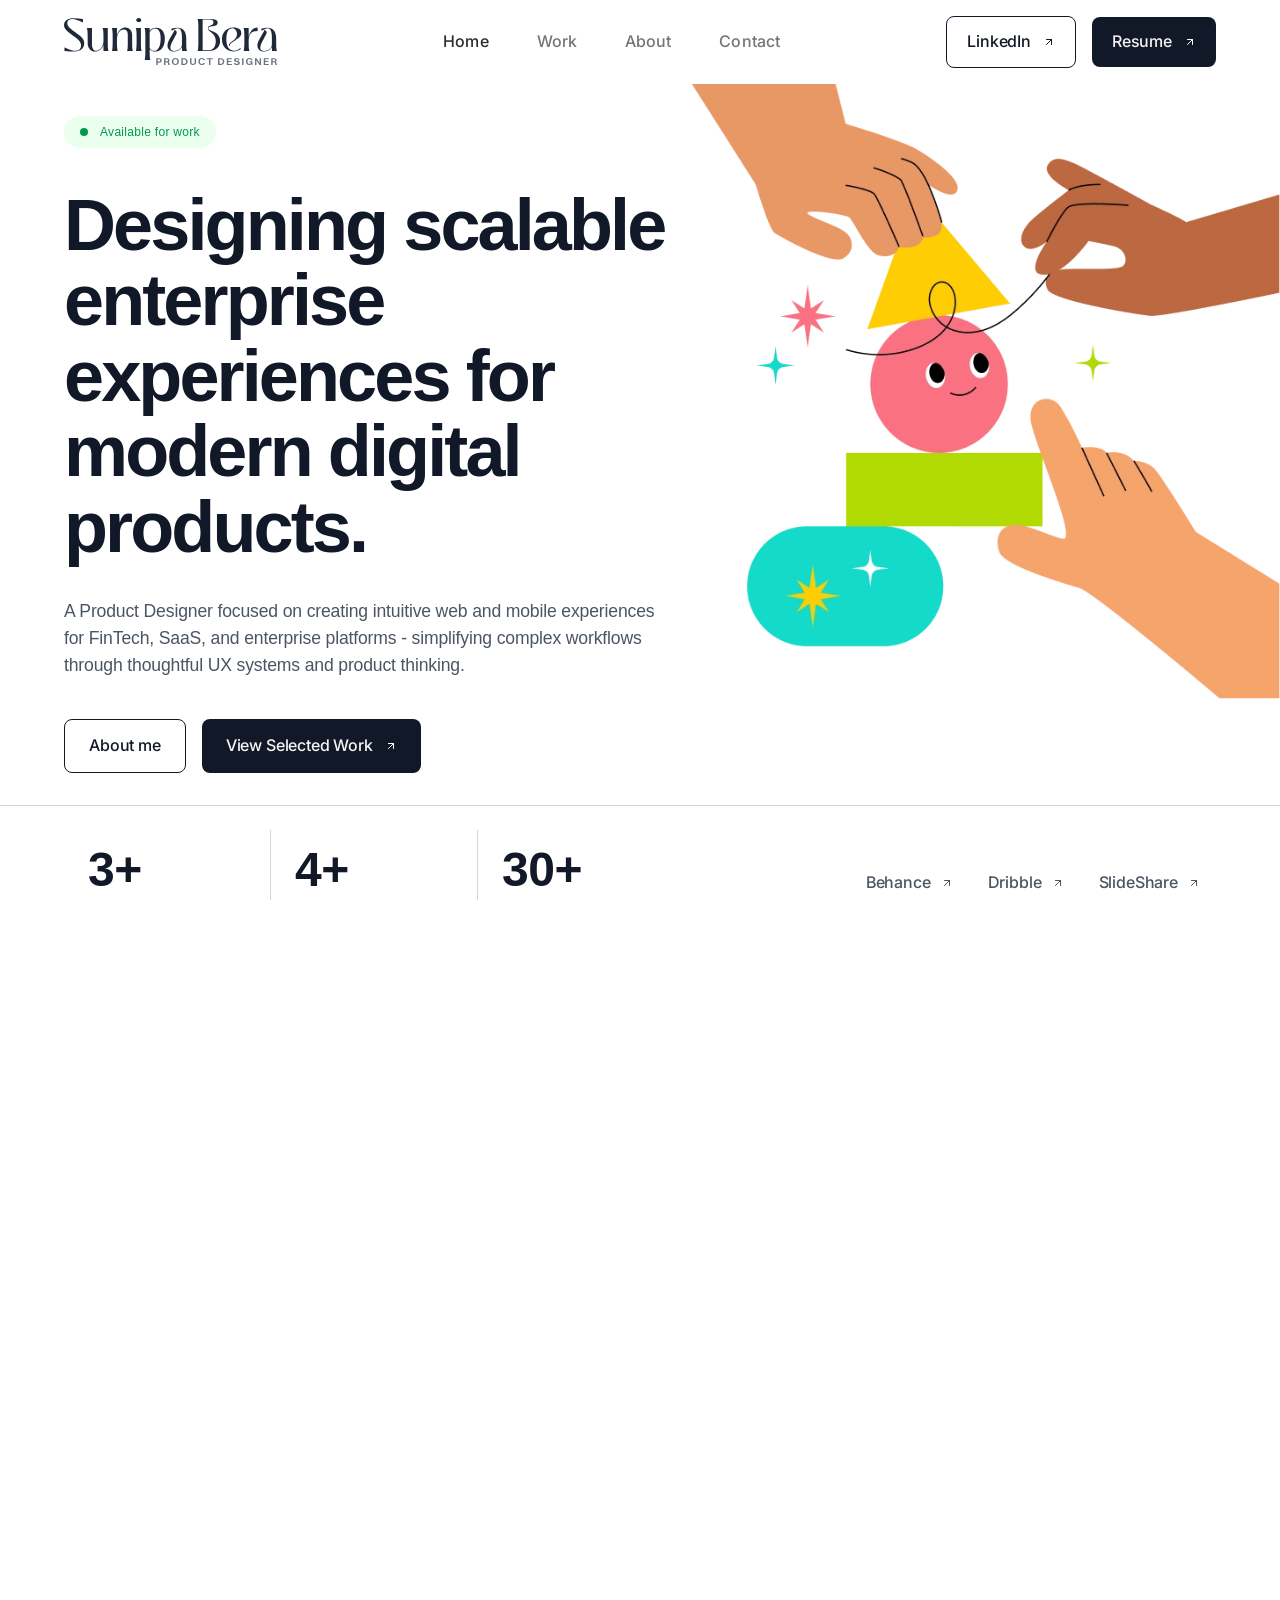
<file: index.html>
<!doctype html>
<html lang="en">
  <head>
    <meta charset="UTF-8" />
    <meta name="viewport" content="width=device-width, initial-scale=1.0" />
    <meta name="theme-color" content="#ffffff" />

    <title>
      Sunipa Bera | Product Designer, UI UX Designer | FinTech, SaaS &
      Enterprise UX
    </title>

    <meta
      name="description"
      content="Sunipa Bera is a Product Designer and UI UX Designer specializing in FinTech, SaaS, Enterprise UX, Design Systems, Mobile Apps and Web Applications. Available for projects across Mumbai, Pune, Bangalore, Hyderabad, Delhi, Nashik and Pan India."
    />

    <meta
      name="keywords"
      content="Product Designer, UI UX Designer, UX Designer India, Product Designer India, UI Designer India, FinTech Designer, SaaS Designer, Enterprise UX Designer, Mobile App Designer, Dashboard Designer, Design Systems Designer, Product Designer Mumbai, UI UX Designer Mumbai, Product Designer Pune, UI UX Designer Pune, Product Designer Bangalore, UI UX Designer Bangalore, Product Designer Hyderabad, UI UX Designer Hyderabad, Product Designer Delhi, UI UX Designer Delhi, Product Designer Nashik, UI UX Designer Nashik"
    />

    <meta name="robots" content="index, follow, max-image-preview:large" />
    <meta name="author" content="Sunipa Bera" />

    <link rel="canonical" href="https://sunipabera.com/" />

    <!-- Geo -->
    <meta name="geo.region" content="IN" />
    <meta name="geo.placename" content="India" />
    <meta name="ICBM" content="20.5937,78.9629" />

    <!-- Open Graph -->
    <meta property="og:type" content="website" />
    <meta property="og:locale" content="en_IN" />
    <meta property="og:site_name" content="Sunipa Bera - Product Designer" />

    <meta
      property="og:title"
      content="Sunipa Bera | Product Designer & UI UX Designer"
    />

    <meta
      property="og:description"
      content="Product Designer specializing in FinTech, SaaS and Enterprise UX. Serving startups and businesses across Mumbai, Pune, Bangalore, Hyderabad, Delhi, Nashik and Pan India."
    />

    <meta property="og:url" content="https://sunipabera.com/" />
    <meta property="og:image" content="https://sunipabera.com/og-image.jpg" />
    <meta property="og:image:width" content="1200" />
    <meta property="og:image:height" content="630" />

    <!-- Twitter -->
    <meta name="twitter:card" content="summary_large_image" />

    <meta
      name="twitter:title"
      content="Sunipa Bera | Product Designer & UI UX Designer"
    />

    <meta
      name="twitter:description"
      content="FinTech, SaaS and Enterprise UX Designer serving Mumbai, Pune, Bangalore, Hyderabad, Delhi, Nashik and clients across India."
    />

    <meta name="twitter:image" content="https://sunipabera.com/og-image.jpg" />

    <!-- Structured Data -->
    <script type="application/ld+json">
      {
        "@context": "https://schema.org",
        "@type": "Person",
        "name": "Sunipa Bera",
        "url": "https://sunipabera.com",
        "jobTitle": "Product Designer",
        "description": "Product Designer specializing in FinTech, SaaS, Enterprise UX, Mobile Applications and Design Systems.",
        "knowsAbout": [
          "Product Design",
          "UI Design",
          "UX Design",
          "FinTech Design",
          "Enterprise UX",
          "SaaS Design",
          "Design Systems",
          "Mobile App Design",
          "Dashboard Design"
        ],
        "areaServed": [
          {
            "@type": "City",
            "name": "Mumbai"
          },
          {
            "@type": "City",
            "name": "Pune"
          },
          {
            "@type": "City",
            "name": "Bangalore"
          },
          {
            "@type": "City",
            "name": "Hyderabad"
          },
          {
            "@type": "City",
            "name": "Delhi"
          },
          {
            "@type": "City",
            "name": "Nashik"
          },
          {
            "@type": "Country",
            "name": "India"
          }
        ]
      }
    </script>
    <!-- Google tag (gtag.js) -->
    <script
      async
      src="https://www.googletagmanager.com/gtag/js?id=G-HERPLGFB6H"
    ></script>
    <script>
      window.dataLayer = window.dataLayer || [];
      function gtag() {
        dataLayer.push(arguments);
      }
      gtag("js", new Date());

      gtag("config", "G-HERPLGFB6H");
    </script>

    <link rel="preconnect" href="https://api.fontshare.com" crossorigin />
    <link rel="preconnect" href="https://fonts.googleapis.com" />
    <link rel="preconnect" href="https://fonts.gstatic.com" crossorigin />
    <style>
      html,
      body {
        height: 100%;
        margin: 0;
      }
      #root {
        height: 100%;
      }
    </style>
    <script type="module" crossorigin src="./assets/rolldown-runtime-Bh1tDfsg.js"></script>
    <script type="module" crossorigin src="./assets/vendor-icons-DxNvEFqe.js"></script>
    <script type="module" crossorigin src="./assets/vendor-react-AooK4cTO.js"></script>
    <script type="module" crossorigin src="./assets/Contact-DmYFXX-T.js"></script>
    <script type="module" crossorigin src="./assets/main-CzWzPYh7.js"></script>
    <link rel="stylesheet" crossorigin href="./assets/main-DxAyqvjg.css">
  </head>
  <body>
    <div id="root"></div>
  </body>
</html>
</file>
<file: assets/main-DxAyqvjg.css>
@import "https://api.fontshare.com/v2/css?f[]=switzer@100,200,300,400,500,600,700,800,900&display=swap";@import "https://fonts.googleapis.com/css2?family=Inter:wght@400;500;600&family=Great+Vibes&display=swap";@layer components;@layer properties{@supports (((-webkit-hyphens:none)) and (not (margin-trim:inline))) or ((-moz-orient:inline) and (not (color:rgb(from red r g b)))){*,:before,:after{--tw-rotate-x:initial;--tw-rotate-y:initial;--tw-rotate-z:initial;--tw-skew-x:initial;--tw-skew-y:initial;--tw-divide-x-reverse:0;--tw-border-style:solid;--tw-leading:initial;--tw-font-weight:initial;--tw-tracking:initial;--tw-shadow:0 0 #0000;--tw-shadow-color:initial;--tw-shadow-alpha:100%;--tw-inset-shadow:0 0 #0000;--tw-inset-shadow-color:initial;--tw-inset-shadow-alpha:100%;--tw-ring-color:initial;--tw-ring-shadow:0 0 #0000;--tw-inset-ring-color:initial;--tw-inset-ring-shadow:0 0 #0000;--tw-ring-inset:initial;--tw-ring-offset-width:0px;--tw-ring-offset-color:#fff;--tw-ring-offset-shadow:0 0 #0000;--tw-blur:initial;--tw-brightness:initial;--tw-contrast:initial;--tw-grayscale:initial;--tw-hue-rotate:initial;--tw-invert:initial;--tw-opacity:initial;--tw-saturate:initial;--tw-sepia:initial;--tw-drop-shadow:initial;--tw-drop-shadow-color:initial;--tw-drop-shadow-alpha:100%;--tw-drop-shadow-size:initial;--tw-duration:initial;--tw-outline-style:solid;--tw-scale-x:1;--tw-scale-y:1;--tw-scale-z:1}::backdrop{--tw-rotate-x:initial;--tw-rotate-y:initial;--tw-rotate-z:initial;--tw-skew-x:initial;--tw-skew-y:initial;--tw-divide-x-reverse:0;--tw-border-style:solid;--tw-leading:initial;--tw-font-weight:initial;--tw-tracking:initial;--tw-shadow:0 0 #0000;--tw-shadow-color:initial;--tw-shadow-alpha:100%;--tw-inset-shadow:0 0 #0000;--tw-inset-shadow-color:initial;--tw-inset-shadow-alpha:100%;--tw-ring-color:initial;--tw-ring-shadow:0 0 #0000;--tw-inset-ring-color:initial;--tw-inset-ring-shadow:0 0 #0000;--tw-ring-inset:initial;--tw-ring-offset-width:0px;--tw-ring-offset-color:#fff;--tw-ring-offset-shadow:0 0 #0000;--tw-blur:initial;--tw-brightness:initial;--tw-contrast:initial;--tw-grayscale:initial;--tw-hue-rotate:initial;--tw-invert:initial;--tw-opacity:initial;--tw-saturate:initial;--tw-sepia:initial;--tw-drop-shadow:initial;--tw-drop-shadow-color:initial;--tw-drop-shadow-alpha:100%;--tw-drop-shadow-size:initial;--tw-duration:initial;--tw-outline-style:solid;--tw-scale-x:1;--tw-scale-y:1;--tw-scale-z:1}}}@layer base{:root{--font-switzer:"Switzer", sans-serif;--font-inter:"Inter", sans-serif;--font-script:"Great Vibes", cursive}body{font-family:var(--font-switzer)}*,:after,:before{box-sizing:border-box;border:0 solid;margin:0;padding:0}::backdrop{box-sizing:border-box;border:0 solid;margin:0;padding:0}::-webkit-file-upload-button{box-sizing:border-box;border:0 solid;margin:0;padding:0}::file-selector-button{box-sizing:border-box;border:0 solid;margin:0;padding:0}html,:host{-webkit-text-size-adjust:100%;-moz-tab-size:4;tab-size:4;line-height:1.5;font-family:var(--default-font-family,ui-sans-serif, system-ui, sans-serif, "Apple Color Emoji", "Segoe UI Emoji", "Segoe UI Symbol", "Noto Color Emoji");font-feature-settings:var(--default-font-feature-settings,normal);font-variation-settings:var(--default-font-variation-settings,normal);-webkit-tap-highlight-color:transparent}hr{height:0;color:inherit;border-top-width:1px}abbr:where([title]){-webkit-text-decoration:underline dotted;text-decoration:underline dotted}h1,h2,h3,h4,h5,h6{font-size:inherit;font-weight:inherit}a{color:inherit;-webkit-text-decoration:inherit;-webkit-text-decoration:inherit;-webkit-text-decoration:inherit;-webkit-text-decoration:inherit;text-decoration:inherit}b,strong{font-weight:bolder}code,kbd,samp,pre{font-family:var(--default-mono-font-family,ui-monospace, SFMono-Regular, Menlo, Monaco, Consolas, "Liberation Mono", "Courier New", monospace);font-feature-settings:var(--default-mono-font-feature-settings,normal);font-variation-settings:var(--default-mono-font-variation-settings,normal);font-size:1em}small{font-size:80%}sub,sup{vertical-align:baseline;font-size:75%;line-height:0;position:relative}sub{bottom:-.25em}sup{top:-.5em}table{text-indent:0;border-color:inherit;border-collapse:collapse}:-moz-focusring{outline:auto}progress{vertical-align:baseline}summary{display:list-item}ol,ul,menu{list-style:none}img,svg,video,canvas,audio,iframe,embed,object{vertical-align:middle;display:block}img,video{max-width:100%;height:auto}button,input,select,optgroup,textarea{font:inherit;font-feature-settings:inherit;font-variation-settings:inherit;letter-spacing:inherit;color:inherit;opacity:1;background-color:#0000;border-radius:0}::-webkit-file-upload-button{font:inherit;font-feature-settings:inherit;font-variation-settings:inherit;letter-spacing:inherit;color:inherit;opacity:1;background-color:#0000;border-radius:0}::file-selector-button{font:inherit;font-feature-settings:inherit;font-variation-settings:inherit;letter-spacing:inherit;color:inherit;opacity:1;background-color:#0000;border-radius:0}:where(select:-webkit-any([multiple],[size])) optgroup{font-weight:bolder}:where(select:is([multiple],[size])) optgroup{font-weight:bolder}:where(select:-webkit-any([multiple],[size])) optgroup option{padding-inline-start:20px}:where(select:is([multiple],[size])) optgroup option{padding-inline-start:20px}::-webkit-file-upload-button{margin-inline-end:4px}::file-selector-button{margin-inline-end:4px}::placeholder{opacity:1}@supports (not ((-webkit-appearance:-apple-pay-button))) or (contain-intrinsic-size:1px){::placeholder{color:currentColor}@supports (color:color-mix(in lab, red, red)){::placeholder{color:color-mix(in oklab, currentcolor 50%, transparent)}}}textarea{resize:vertical}::-webkit-search-decoration{-webkit-appearance:none}::-webkit-date-and-time-value{min-height:1lh;text-align:inherit}::-webkit-datetime-edit{display:inline-flex}::-webkit-datetime-edit-fields-wrapper{padding:0}::-webkit-datetime-edit{padding-block-start:0;padding-block-end:0}::-webkit-datetime-edit-year-field{padding-block-start:0;padding-block-end:0}::-webkit-datetime-edit-month-field{padding-block-start:0;padding-block-end:0}::-webkit-datetime-edit-day-field{padding-block-start:0;padding-block-end:0}::-webkit-datetime-edit-hour-field{padding-block-start:0;padding-block-end:0}::-webkit-datetime-edit-minute-field{padding-block-start:0;padding-block-end:0}::-webkit-datetime-edit-second-field{padding-block-start:0;padding-block-end:0}::-webkit-datetime-edit-millisecond-field{padding-block-start:0;padding-block-end:0}::-webkit-datetime-edit-meridiem-field{padding-block-start:0;padding-block-end:0}::-webkit-calendar-picker-indicator{line-height:1}:-moz-ui-invalid{box-shadow:none}button{-webkit-appearance:button;appearance:button}input:where([type=button],[type=reset],[type=submit]){-webkit-appearance:button;appearance:button}::-webkit-file-upload-button{-webkit-appearance:button;appearance:button}::file-selector-button{-webkit-appearance:button;appearance:button}::-webkit-inner-spin-button{height:auto}::-webkit-outer-spin-button{height:auto}[hidden]:where(:not([hidden=until-found])){display:none!important}*{border-color:var(--border)}html{font-size:var(--font-size);scroll-behavior:smooth;scroll-padding-top:96px;overflow-x:hidden}body{background-color:var(--background);color:var(--foreground);font-family:var(--font-switzer);font-size:var(--text-body);line-height:var(--leading-body);letter-spacing:-.01em;text-rendering:optimizelegibility;-webkit-font-smoothing:antialiased;overflow-x:hidden}p{text-wrap:pretty;overflow-wrap:anywhere;max-width:none;margin:0}h1,h2,h3,h4{letter-spacing:-.04em;font-family:var(--font-switzer)}h1{font-size:var(--text-h1);line-height:var(--leading-h1)}h2{font-size:var(--text-h2);line-height:var(--leading-h2)}h3{font-size:var(--text-h3);line-height:var(--leading-h3)}:focus{outline:none}:focus-visible{outline-offset:2px;outline:2px solid #111827}.sr-only{clip:rect(0, 0, 0, 0);white-space:nowrap;border-width:0;width:1px;height:1px;margin:-1px;padding:0;position:absolute;overflow:hidden}.sr-only:focus,.sr-only:active,.focus\:not-sr-only:focus{clip:auto;white-space:normal;width:auto;height:auto;margin:0;position:static;overflow:visible}}@layer theme{:root,:host{--font-mono:ui-monospace, SFMono-Regular, Menlo, Monaco, Consolas, "Liberation Mono", "Courier New", monospace;--color-gray-50:#f9fafb;--color-gray-100:#f3f4f6;--color-white:#fff;--spacing:.25rem;--text-sm:.875rem;--text-sm--line-height:calc(1.25 / .875);--font-weight-semibold:600;--radius-sm:.25rem;--radius-md:.375rem;--radius-lg:.5rem;--radius-2xl:1rem;--radius-3xl:1.5rem;--default-transition-duration:.15s;--default-transition-timing-function:cubic-bezier(.4, 0, .2, 1);--default-font-family:var(--font-switzer);--default-mono-font-family:var(--font-mono);--text-h1:clamp(1.75rem, 1.2rem + 1.6vw, 3.25rem);--text-h2:clamp(1.375rem, 1rem + 1.2vw, 2.5rem);--text-h3:clamp(1.125rem, 1rem + .6vw, 1.75rem);--text-body:clamp(.94rem, .92rem + .1vw, 1.125rem);--leading-h1:1.08;--leading-h2:1.12;--leading-h3:1.18;--leading-body:1.6}@supports (color:color(display-p3 0 0 0)){:root,:host{--color-gray-50:color(display-p3 .977213 .98084 .985102);--color-gray-100:color(display-p3 .953567 .956796 .964321)}}@supports (color:lab(0% 0 0)){:root,:host{--color-gray-50:lab(98.2596% -.247031 -.706708);--color-gray-100:lab(96.1596% -.082314 -1.13575)}}}@layer utilities{.pointer-events-none{pointer-events:none}.visible{visibility:visible}.sr-only{clip-path:inset(50%);white-space:nowrap;border-width:0;width:1px;height:1px;margin:-1px;padding:0;position:absolute;overflow:hidden}.absolute{position:absolute}.fixed{position:fixed}.relative{position:relative}.static{position:static}.sticky{position:sticky}.inset-0{top:0;bottom:0;left:0;right:0}.inset-\[-1px_0_0_0\]{top:-1px;bottom:0;left:0;right:0}.inset-\[5\.21\%\]{top:5.21%;bottom:5.21%;left:5.21%;right:5.21%}.inset-\[33\.1\%_25\.25\%\]{top:33.1%;bottom:33.1%;left:25.25%;right:25.25%}.inset-y-0{top:0;bottom:0}.-top-\[4px\]{top:-4px}.top-0{top:0}.top-\[33px\]{top:33px}.top-\[72px\]{top:72px}.top-\[88px\]{top:88px}.-right-\[4px\]{right:-4px}.right-0{right:0}.-left-\[3px\]{left:-3px}.-left-\[4px\]{left:-4px}.z-0{z-index:0}.z-10{z-index:10}.z-30{z-index:30}.z-50{z-index:50}.container{width:100%}@media (min-width:40rem){.container{max-width:40rem}}@media (min-width:48rem){.container{max-width:48rem}}@media (min-width:64rem){.container{max-width:64rem}}@media (min-width:80rem){.container{max-width:80rem}}@media (min-width:96rem){.container{max-width:96rem}}.mx-8{margin-inline:calc(var(--spacing) * 8)}.mx-auto{margin-inline-start:auto;margin-inline-end:auto}.my-4{margin-block:calc(var(--spacing) * 4)}.my-8{margin-block:calc(var(--spacing) * 8)}.-mt-3{margin-top:calc(var(--spacing) * -3)}.mt-3{margin-top:calc(var(--spacing) * 3)}.mt-4{margin-top:calc(var(--spacing) * 4)}.mt-\[-2px\]{margin-top:-2px}.mt-\[-4px\]{margin-top:-4px}.mt-auto{margin-top:auto}.mb-0{margin-bottom:0}.mb-1{margin-bottom:var(--spacing)}.mb-4{margin-bottom:calc(var(--spacing) * 4)}.mb-8{margin-bottom:calc(var(--spacing) * 8)}.mb-10{margin-bottom:calc(var(--spacing) * 10)}.mb-12{margin-bottom:calc(var(--spacing) * 12)}.ml-1{margin-left:var(--spacing)}.ml-2{margin-left:calc(var(--spacing) * 2)}.block{display:block}.contents{display:contents}.flex{display:flex}.grid{display:grid}.hidden{display:none}.inline{display:inline}.inline-flex{display:inline-flex}.table{display:table}.aspect-\[4\/3\]{aspect-ratio:4/3}.size-2{width:calc(var(--spacing) * 2);height:calc(var(--spacing) * 2)}.size-2\.5{width:calc(var(--spacing) * 2.5);height:calc(var(--spacing) * 2.5)}.size-6{width:calc(var(--spacing) * 6);height:calc(var(--spacing) * 6)}.size-\[24px\]{width:24px;height:24px}.size-full{width:100%;height:100%}.h-0{height:0}.h-4{height:calc(var(--spacing) * 4)}.h-6{height:calc(var(--spacing) * 6)}.h-9{height:calc(var(--spacing) * 9)}.h-10{height:calc(var(--spacing) * 10)}.h-auto{height:auto}.h-full{height:100%}.h-px{height:1px}.max-h-\[calc\(100vh-104px\)\]{max-height:calc(100vh - 104px)}.min-h-\[280px\]{min-height:280px}.min-h-screen{min-height:100vh}.w-0{width:0}.w-9{width:calc(var(--spacing) * 9)}.w-10{width:calc(var(--spacing) * 10)}.w-56{width:calc(var(--spacing) * 56)}.w-\[30\%\]{width:30%}.w-\[38\%\]{width:38%}.w-\[40\%\]{width:40%}.w-\[220px\]{width:220px}.w-auto{width:auto}.w-fit{width:-moz-fit-content;width:fit-content}.w-full{width:100%}.w-px{width:1px}.max-w-\[300px\]{max-width:300px}.max-w-\[420px\]{max-width:420px}.max-w-\[600px\]{max-width:600px}.max-w-\[680px\]{max-width:680px}.max-w-\[1760px\]{max-width:1760px}.max-w-full{max-width:100%}.max-w-none{max-width:none}.min-w-0{min-width:0}.min-w-\[104px\]{min-width:104px}.min-w-\[240px\]{min-width:240px}.min-w-\[600px\]{min-width:600px}.flex-1{flex:1}.flex-none{flex:none}.shrink-0{flex-shrink:0}.basis-full{flex-basis:100%}.transform{transform:var(--tw-rotate-x,) var(--tw-rotate-y,) var(--tw-rotate-z,) var(--tw-skew-x,) var(--tw-skew-y,)}.cursor-pointer{cursor:pointer}.resize{resize:both}.scrollbar-thin{scrollbar-width:thin}.grid-cols-1{grid-template-columns:repeat(1,minmax(0,1fr))}.grid-cols-2{grid-template-columns:repeat(2,minmax(0,1fr))}.grid-cols-3{grid-template-columns:repeat(3,minmax(0,1fr))}.grid-cols-\[1fr_auto_1fr\]{grid-template-columns:1fr auto 1fr}.flex-col{flex-direction:column}.flex-col-reverse{flex-direction:column-reverse}.flex-nowrap{flex-wrap:nowrap}.flex-wrap{flex-wrap:wrap}.items-center{align-items:center}.items-start{align-items:flex-start}.items-stretch{align-items:stretch}.justify-between{justify-content:space-between}.justify-center{justify-content:center}.justify-start{justify-content:flex-start}.gap-0{gap:0}.gap-1{gap:var(--spacing)}.gap-1\.5{gap:calc(var(--spacing) * 1.5)}.gap-2{gap:calc(var(--spacing) * 2)}.gap-3{gap:calc(var(--spacing) * 3)}.gap-4{gap:calc(var(--spacing) * 4)}.gap-6{gap:calc(var(--spacing) * 6)}.gap-8{gap:calc(var(--spacing) * 8)}.gap-10{gap:calc(var(--spacing) * 10)}.gap-12{gap:calc(var(--spacing) * 12)}.gap-14{gap:calc(var(--spacing) * 14)}.gap-16{gap:calc(var(--spacing) * 16)}.gap-20{gap:calc(var(--spacing) * 20)}.gap-\[8px\]{gap:8px}.gap-\[32px\]{gap:32px}.gap-\[48px\]{gap:48px}.gap-px{gap:1px}.gap-x-6{column-gap:calc(var(--spacing) * 6)}.gap-x-8{column-gap:calc(var(--spacing) * 8)}.gap-y-6{row-gap:calc(var(--spacing) * 6)}:where(.divide-x>:not(:last-child)){--tw-divide-x-reverse:0;border-inline-style:var(--tw-border-style);border-inline-start-width:calc(1px * var(--tw-divide-x-reverse));border-inline-end-width:calc(1px * calc(1 - var(--tw-divide-x-reverse)))}:where(.divide-\[\#d1d5db\]>:not(:last-child)){border-color:#d1d5db}.self-start{align-self:flex-start}.self-stretch{align-self:stretch}.truncate{text-overflow:ellipsis;white-space:nowrap;overflow:hidden}.overflow-hidden{overflow:hidden}.overflow-visible{overflow:visible}.overflow-x-auto{overflow-x:auto}.overflow-y-auto{overflow-y:auto}.scroll-smooth{scroll-behavior:smooth}.rounded{border-radius:.25rem}.rounded-2xl{border-radius:var(--radius-2xl)}.rounded-3xl{border-radius:var(--radius-3xl)}.rounded-\[8px\]{border-radius:8px}.rounded-full{border-radius:3.40282e38px}.rounded-lg{border-radius:var(--radius-lg)}.rounded-md{border-radius:var(--radius-md)}.rounded-none{border-radius:0}.rounded-sm{border-radius:var(--radius-sm)}.rounded-l-full{border-top-left-radius:3.40282e38px;border-bottom-left-radius:3.40282e38px}.rounded-l-lg{border-top-left-radius:var(--radius-lg);border-bottom-left-radius:var(--radius-lg)}.rounded-r-full{border-top-right-radius:3.40282e38px;border-bottom-right-radius:3.40282e38px}.rounded-r-lg{border-top-right-radius:var(--radius-lg);border-bottom-right-radius:var(--radius-lg)}.border{border-style:var(--tw-border-style);border-width:1px}.border-t{border-top-style:var(--tw-border-style);border-top-width:1px}.border-r{border-right-style:var(--tw-border-style);border-right-width:1px}.border-b{border-bottom-style:var(--tw-border-style);border-bottom-width:1px}.border-l{border-left-style:var(--tw-border-style);border-left-width:1px}.border-l-4{border-left-style:var(--tw-border-style);border-left-width:4px}.border-\[\#6b7280\]{border-color:#6b7280}.border-\[\#111827\]{border-color:#111827}.border-\[\#374151\]{border-color:#374151}.border-\[\#D1D5DB\]{border-color:#d1d5db}.border-\[\#E5E7EB\],.border-\[\#e5e7eb\]{border-color:#e5e7eb}.bg-\[\#9CA3AF\],.bg-\[\#9ca3af\]{background-color:#9ca3af}.bg-\[\#009951\]{background-color:#009951}.bg-\[\#111827\]{background-color:#111827}.bg-\[\#D1D5DB\]{background-color:#d1d5db}.bg-\[\#E5E7EB\]{background-color:#e5e7eb}.bg-\[\#dbf976\]{background-color:#dbf976}.bg-\[\#e5e7eb\]{background-color:#e5e7eb}.bg-\[\#ebffee\]{background-color:#ebffee}.bg-\[\#f3f4f6\]{background-color:#f3f4f6}.bg-\[\#f9fafb\]{background-color:#f9fafb}.bg-\[\#ffbbd0\]{background-color:#ffbbd0}.bg-\[rgba\(0\,0\,0\,0\.06\)\]{background-color:#0000000f}.bg-white{background-color:var(--color-white)}.bg-white\/95{background-color:#fffffff2}@supports (color:color-mix(in lab, red, red)){.bg-white\/95{background-color:color-mix(in oklab, var(--color-white) 95%, transparent)}}.object-contain{object-fit:contain}.object-right{object-position:right}.p-0{padding:0}.p-2{padding:calc(var(--spacing) * 2)}.p-6{padding:calc(var(--spacing) * 6)}.px-0{padding-inline-start:0;padding-inline-end:0}.px-1{padding-inline:var(--spacing)}.px-2{padding-inline:calc(var(--spacing) * 2)}.px-3{padding-inline:calc(var(--spacing) * 3)}.px-4{padding-inline:calc(var(--spacing) * 4)}.px-5{padding-inline:calc(var(--spacing) * 5)}.px-6{padding-inline:calc(var(--spacing) * 6)}.px-\[16px\]{padding-inline-start:16px;padding-inline-end:16px}.py-1{padding-block:var(--spacing)}.py-1\.5{padding-block:calc(var(--spacing) * 1.5)}.py-2{padding-block:calc(var(--spacing) * 2)}.py-3{padding-block:calc(var(--spacing) * 3)}.py-4{padding-block:calc(var(--spacing) * 4)}.py-6{padding-block:calc(var(--spacing) * 6)}.py-10{padding-block:calc(var(--spacing) * 10)}.py-12{padding-block:calc(var(--spacing) * 12)}.py-16{padding-block:calc(var(--spacing) * 16)}.py-\[8px\]{padding-block-start:8px;padding-block-end:8px}.pt-3{padding-top:calc(var(--spacing) * 3)}.pr-1{padding-right:var(--spacing)}.pr-2{padding-right:calc(var(--spacing) * 2)}.pr-4{padding-right:calc(var(--spacing) * 4)}.pr-6{padding-right:calc(var(--spacing) * 6)}.pb-1{padding-bottom:var(--spacing)}.pb-4{padding-bottom:calc(var(--spacing) * 4)}.pb-6{padding-bottom:calc(var(--spacing) * 6)}.pl-4{padding-left:calc(var(--spacing) * 4)}.pl-6{padding-left:calc(var(--spacing) * 6)}.pl-8{padding-left:calc(var(--spacing) * 8)}.text-center{text-align:center}.text-left{text-align:left}.text-right{text-align:right}.text-sm{font-size:var(--text-sm);line-height:var(--tw-leading,var(--text-sm--line-height))}.text-\[10px\]{font-size:10px}.text-\[14px\]{font-size:14px}.text-\[clamp\(0\.95rem\,1\.8vw\,1\.25rem\)\]{font-size:clamp(.95rem,1.8vw,1.25rem)}.text-\[clamp\(0\.95rem\,1\.8vw\,1\.125rem\)\]{font-size:clamp(.95rem,1.8vw,1.125rem)}.text-\[clamp\(0\.95rem\,2vw\,1\.1rem\)\]{font-size:clamp(.95rem,2vw,1.1rem)}.text-\[clamp\(1\.1rem\,2vw\,1\.5rem\)\]{font-size:clamp(1.1rem,2vw,1.5rem)}.text-\[clamp\(2\.2rem\,7vw\,4\.5rem\)\]{font-size:clamp(2.2rem,7vw,4.5rem)}.text-body{font-size:clamp(.94rem,.92rem + .1vw,1.125rem)}.text-body-lg{font-size:clamp(1rem,.95rem + .15vw,1.25rem)}.text-body-sm{font-size:clamp(.75rem,.72rem + .1vw,.95rem)}.text-button{font-size:clamp(.875rem,.85rem + .1vw,1rem)}.text-caption{font-size:.75rem}.text-display-xl{font-size:clamp(2.25rem,1.8rem + 1.8vw,4.5rem)}.text-h1{font-size:clamp(1.75rem,1.2rem + 1.6vw,3.25rem)}.text-h2{font-size:clamp(1.375rem,1rem + 1.2vw,2.5rem)}.text-h3{font-size:clamp(1.125rem,1rem + .6vw,1.75rem)}.leading-body-lg{--tw-leading:1.55;line-height:1.55}.leading-body-sm{--tw-leading:1.45;line-height:1.45}.leading-caption{--tw-leading:1.35;line-height:1.35}.leading-display{--tw-leading:1.05;line-height:1.05}.leading-h1{--tw-leading:1.08;line-height:1.08}.leading-h2{--tw-leading:1.12;line-height:1.12}.leading-h3{--tw-leading:1.18;line-height:1.18}.font-semibold{--tw-font-weight:var(--font-weight-semibold);font-weight:var(--font-weight-semibold)}.tracking-\[-0\.02em\]{--tw-tracking:-.02em;letter-spacing:-.02em}.tracking-\[-0\.04em\]{--tw-tracking:-.04em;letter-spacing:-.04em}.tracking-\[-0\.48px\]{--tw-tracking:-.48px;letter-spacing:-.48px}.tracking-\[-0\.96px\]{--tw-tracking:-.96px;letter-spacing:-.96px}.tracking-\[0\.3px\]{--tw-tracking:.3px;letter-spacing:.3px}.tracking-\[0\.08px\]{--tw-tracking:.08px;letter-spacing:.08px}.tracking-\[0\.24em\]{--tw-tracking:.24em;letter-spacing:.24em}.tracking-\[2px\]{--tw-tracking:2px;letter-spacing:2px}.break-all{word-break:break-all}.text-ellipsis{text-overflow:ellipsis}.whitespace-normal{white-space:normal}.whitespace-nowrap{white-space:nowrap}.text-\[\#1e1e1e\]{color:#1e1e1e}.text-\[\#1f2937\]{color:#1f2937}.text-\[\#2c2c2c\]{color:#2c2c2c}.text-\[\#4b5563\]{color:#4b5563}.text-\[\#6b7280\]{color:#6b7280}.text-\[\#9ca3af\]{color:#9ca3af}.text-\[\#009951\]{color:#009951}.text-\[\#111827\]{color:#111827}.text-\[\#374151\]{color:#374151}.text-\[\#757575\]{color:#757575}.text-\[\#f5f5f5\]{color:#f5f5f5}.text-\[\#f9fafb\]{color:#f9fafb}.text-foreground\/80{color:var(--foreground)}@supports (color:color-mix(in lab, red, red)){.text-foreground\/80{color:color-mix(in oklab, var(--foreground) 80%, transparent)}}.text-white{color:var(--color-white)}.uppercase{text-transform:uppercase}.italic{font-style:italic}.shadow-sm{--tw-shadow:0 1px 3px 0 var(--tw-shadow-color,#0000001a), 0 1px 2px -1px var(--tw-shadow-color,#0000001a);box-shadow:var(--tw-inset-shadow), var(--tw-inset-ring-shadow), var(--tw-ring-offset-shadow), var(--tw-ring-shadow), var(--tw-shadow)}.filter{filter:var(--tw-blur,) var(--tw-brightness,) var(--tw-contrast,) var(--tw-grayscale,) var(--tw-hue-rotate,) var(--tw-invert,) var(--tw-saturate,) var(--tw-sepia,) var(--tw-drop-shadow,)}.transition-all{transition-property:all;transition-timing-function:var(--tw-ease,var(--default-transition-timing-function));transition-duration:var(--tw-duration,var(--default-transition-duration))}.transition-colors{transition-property:color,background-color,border-color,outline-color,text-decoration-color,fill,stroke,--tw-gradient-from,--tw-gradient-via,--tw-gradient-to;transition-timing-function:var(--tw-ease,var(--default-transition-timing-function));transition-duration:var(--tw-duration,var(--default-transition-duration))}.transition-opacity{transition-property:opacity;transition-timing-function:var(--tw-ease,var(--default-transition-timing-function));transition-duration:var(--tw-duration,var(--default-transition-duration))}.transition-shadow{transition-property:box-shadow;transition-timing-function:var(--tw-ease,var(--default-transition-timing-function));transition-duration:var(--tw-duration,var(--default-transition-duration))}.transition-transform{transition-property:transform,translate,scale,rotate;transition-timing-function:var(--tw-ease,var(--default-transition-timing-function));transition-duration:var(--tw-duration,var(--default-transition-duration))}.duration-300{--tw-duration:.3s;transition-duration:.3s}.duration-500{--tw-duration:.5s;transition-duration:.5s}@media (hover:hover){.group-hover\:scale-\[1\.02\]:is(:where(.group):hover *){scale:1.02}.hover\:bg-\[\#374151\]:hover{background-color:#374151}.hover\:bg-\[\#F3F4F6\]:hover,.hover\:bg-\[\#f3f4f6\]:hover{background-color:#f3f4f6}.hover\:bg-gray-50:hover{background-color:var(--color-gray-50)}.hover\:bg-gray-100:hover{background-color:var(--color-gray-100)}.hover\:text-\[\#2c2c2c\]:hover{color:#2c2c2c}.hover\:text-\[\#6B7280\]:hover{color:#6b7280}.hover\:opacity-95:hover{opacity:.95}}.focus\:not-sr-only:focus{clip-path:none;white-space:normal;width:auto;height:auto;margin:0;padding:0;position:static;overflow:visible}.focus\:absolute:focus{position:absolute}.focus\:z-\[100\]:focus{z-index:100}.focus\:bg-white:focus{background-color:var(--color-white)}.focus\:p-4:focus{padding:calc(var(--spacing) * 4)}.focus-visible\:outline-2:focus-visible{outline-style:var(--tw-outline-style);outline-width:2px}.focus-visible\:outline-offset-2:focus-visible{outline-offset:2px}.focus-visible\:outline-\[\#111827\]:focus-visible{outline-color:#111827}.focus-visible\:outline-white:focus-visible{outline-color:var(--color-white)}@media (min-width:40rem){.sm\:mb-10{margin-bottom:calc(var(--spacing) * 10)}.sm\:h-8{height:calc(var(--spacing) * 8)}.sm\:h-12{height:calc(var(--spacing) * 12)}.sm\:w-12{width:calc(var(--spacing) * 12)}.sm\:w-auto{width:auto}.sm\:w-fit{width:-moz-fit-content;width:fit-content}.sm\:min-w-\[112px\]{min-width:112px}.sm\:basis-\[calc\(50\%-0\.75rem\)\]{flex-basis:calc(50% - .75rem)}.sm\:grid-cols-2{grid-template-columns:repeat(2,minmax(0,1fr))}.sm\:flex-row{flex-direction:row}.sm\:items-center{align-items:center}.sm\:gap-3{gap:calc(var(--spacing) * 3)}.sm\:gap-4{gap:calc(var(--spacing) * 4)}.sm\:rounded-l-none{border-top-left-radius:0;border-bottom-left-radius:0}.sm\:rounded-r-none{border-top-right-radius:0;border-bottom-right-radius:0}.sm\:px-4{padding-inline:calc(var(--spacing) * 4)}.sm\:px-5{padding-inline:calc(var(--spacing) * 5)}.sm\:px-6{padding-inline:calc(var(--spacing) * 6)}.sm\:py-2{padding-block:calc(var(--spacing) * 2)}.sm\:py-4{padding-block:calc(var(--spacing) * 4)}.sm\:py-5{padding-block:calc(var(--spacing) * 5)}.sm\:text-\[16px\]{font-size:16px}.sm\:whitespace-nowrap{white-space:nowrap}}@media (min-width:48rem){.md\:top-\[82\.4px\]{top:82.4px}.md\:mb-14{margin-bottom:calc(var(--spacing) * 14)}.md\:block{display:block}.md\:flex{display:flex}.md\:hidden{display:none}.md\:h-10{height:calc(var(--spacing) * 10)}.md\:max-w-\[620px\]{max-width:620px}.md\:max-w-\[680px\]{max-width:680px}.md\:grid-cols-2{grid-template-columns:repeat(2,minmax(0,1fr))}.md\:flex-row{flex-direction:row}.md\:items-center{align-items:center}.md\:gap-4{gap:calc(var(--spacing) * 4)}.md\:gap-5{gap:calc(var(--spacing) * 5)}.md\:gap-8{gap:calc(var(--spacing) * 8)}.md\:gap-10{gap:calc(var(--spacing) * 10)}.md\:gap-12{gap:calc(var(--spacing) * 12)}.md\:gap-16{gap:calc(var(--spacing) * 16)}.md\:gap-20{gap:calc(var(--spacing) * 20)}.md\:self-center{align-self:center}.md\:px-6{padding-inline:calc(var(--spacing) * 6)}.md\:px-16{padding-inline:calc(var(--spacing) * 16)}.md\:py-6{padding-block:calc(var(--spacing) * 6)}.md\:py-16{padding-block:calc(var(--spacing) * 16)}.md\:py-24{padding-block:calc(var(--spacing) * 24)}.md\:pr-\[14rem\]{padding-right:14rem}}@media (min-width:64rem){.lg\:mb-12{margin-bottom:calc(var(--spacing) * 12)}.lg\:mb-16{margin-bottom:calc(var(--spacing) * 16)}.lg\:block{display:block}.lg\:flex{display:flex}.lg\:hidden{display:none}.lg\:aspect-auto{aspect-ratio:auto}.lg\:h-12{height:calc(var(--spacing) * 12)}.lg\:h-14{height:calc(var(--spacing) * 14)}.lg\:h-auto{height:auto}.lg\:w-14{width:calc(var(--spacing) * 14)}.lg\:w-\[48\%\]{width:48%}.lg\:w-auto{width:auto}.lg\:max-w-\[560px\]{max-width:560px}.lg\:max-w-\[700px\]{max-width:700px}.lg\:max-w-none{max-width:none}.lg\:flex-1{flex:1}.lg\:grid-cols-2{grid-template-columns:repeat(2,minmax(0,1fr))}.lg\:grid-cols-4{grid-template-columns:repeat(4,minmax(0,1fr))}.lg\:flex-row{flex-direction:row}.lg\:flex-row-reverse{flex-direction:row-reverse}.lg\:flex-nowrap{flex-wrap:nowrap}.lg\:items-center{align-items:center}.lg\:items-end{align-items:flex-end}.lg\:items-start{align-items:flex-start}.lg\:items-stretch{align-items:stretch}.lg\:justify-between{justify-content:space-between}.lg\:justify-start{justify-content:flex-start}.lg\:gap-4{gap:calc(var(--spacing) * 4)}.lg\:gap-6{gap:calc(var(--spacing) * 6)}.lg\:gap-8{gap:calc(var(--spacing) * 8)}.lg\:gap-10{gap:calc(var(--spacing) * 10)}.lg\:gap-12{gap:calc(var(--spacing) * 12)}.lg\:gap-16{gap:calc(var(--spacing) * 16)}.lg\:gap-28{gap:calc(var(--spacing) * 28)}.lg\:gap-\[120px\]{gap:120px}.lg\:self-stretch{align-self:stretch}.lg\:px-6{padding-inline:calc(var(--spacing) * 6)}.lg\:px-16{padding-inline:calc(var(--spacing) * 16)}.lg\:py-8{padding-block:calc(var(--spacing) * 8)}.lg\:py-12{padding-block:calc(var(--spacing) * 12)}.lg\:py-\[120px\]{padding-block-start:120px;padding-block-end:120px}.lg\:pr-2{padding-right:calc(var(--spacing) * 2)}.lg\:pr-\[30rem\]{padding-right:30rem}.lg\:text-left{text-align:left}.lg\:text-right{text-align:right}.lg\:break-normal{overflow-wrap:normal;word-break:normal}.lg\:whitespace-nowrap{white-space:nowrap}.lg\:opacity-75{opacity:.75}.lg\:grayscale{--tw-grayscale:grayscale(100%);filter:var(--tw-blur,) var(--tw-brightness,) var(--tw-contrast,) var(--tw-grayscale,) var(--tw-hue-rotate,) var(--tw-invert,) var(--tw-saturate,) var(--tw-sepia,) var(--tw-drop-shadow,)}@media (hover:hover){.lg\:hover\:scale-105:hover{--tw-scale-x:105%;--tw-scale-y:105%;--tw-scale-z:105%;scale:var(--tw-scale-x) var(--tw-scale-y)}.lg\:hover\:opacity-100:hover{opacity:1}.lg\:hover\:grayscale-0:hover{--tw-grayscale:grayscale(0%);filter:var(--tw-blur,) var(--tw-brightness,) var(--tw-contrast,) var(--tw-grayscale,) var(--tw-hue-rotate,) var(--tw-invert,) var(--tw-saturate,) var(--tw-sepia,) var(--tw-drop-shadow,)}}}@media (min-width:80rem){.xl\:block{display:block}.xl\:flex{display:flex}.xl\:grid{display:grid}.xl\:hidden{display:none}.xl\:w-\[52\%\]{width:52%}.xl\:w-\[240px\]{width:240px}.xl\:max-w-\[620px\]{max-width:620px}.xl\:grid-cols-5{grid-template-columns:repeat(5,minmax(0,1fr))}.xl\:gap-14{gap:calc(var(--spacing) * 14)}.xl\:gap-x-8{column-gap:calc(var(--spacing) * 8)}.xl\:self-end{align-self:flex-end}.xl\:pr-\[36rem\]{padding-right:36rem}}@media (min-width:96rem){.\32 xl\:gap-16{gap:calc(var(--spacing) * 16)}}}:root{--font-size:16px;--background:#fff;--foreground:#111827;--border:#e5e7eb}img{width:auto;max-width:100%;height:auto;display:block}.scrollbar-hide{scrollbar-gutter:stable;scrollbar-width:none;-ms-overflow-style:none}.scrollbar-hide::-webkit-scrollbar{display:none}.scrollbar-thin{scrollbar-gutter:stable;scrollbar-width:thin;scrollbar-color:#d1d5db transparent}.scrollbar-thin::-webkit-scrollbar{height:6px}.scrollbar-thin::-webkit-scrollbar-track{background:0 0}.scrollbar-thin::-webkit-scrollbar-thumb{background:#d1d5db;border-radius:9999px}@property --tw-rotate-x{syntax:"*";inherits:false}@property --tw-rotate-y{syntax:"*";inherits:false}@property --tw-rotate-z{syntax:"*";inherits:false}@property --tw-skew-x{syntax:"*";inherits:false}@property --tw-skew-y{syntax:"*";inherits:false}@property --tw-divide-x-reverse{syntax:"*";inherits:false;initial-value:0}@property --tw-border-style{syntax:"*";inherits:false;initial-value:solid}@property --tw-leading{syntax:"*";inherits:false}@property --tw-font-weight{syntax:"*";inherits:false}@property --tw-tracking{syntax:"*";inherits:false}@property --tw-shadow{syntax:"*";inherits:false;initial-value:0 0 #0000}@property --tw-shadow-color{syntax:"*";inherits:false}@property --tw-shadow-alpha{syntax:"<percentage>";inherits:false;initial-value:100%}@property --tw-inset-shadow{syntax:"*";inherits:false;initial-value:0 0 #0000}@property --tw-inset-shadow-color{syntax:"*";inherits:false}@property --tw-inset-shadow-alpha{syntax:"<percentage>";inherits:false;initial-value:100%}@property --tw-ring-color{syntax:"*";inherits:false}@property --tw-ring-shadow{syntax:"*";inherits:false;initial-value:0 0 #0000}@property --tw-inset-ring-color{syntax:"*";inherits:false}@property --tw-inset-ring-shadow{syntax:"*";inherits:false;initial-value:0 0 #0000}@property --tw-ring-inset{syntax:"*";inherits:false}@property --tw-ring-offset-width{syntax:"<length>";inherits:false;initial-value:0}@property --tw-ring-offset-color{syntax:"*";inherits:false;initial-value:#fff}@property --tw-ring-offset-shadow{syntax:"*";inherits:false;initial-value:0 0 #0000}@property --tw-blur{syntax:"*";inherits:false}@property --tw-brightness{syntax:"*";inherits:false}@property --tw-contrast{syntax:"*";inherits:false}@property --tw-grayscale{syntax:"*";inherits:false}@property --tw-hue-rotate{syntax:"*";inherits:false}@property --tw-invert{syntax:"*";inherits:false}@property --tw-opacity{syntax:"*";inherits:false}@property --tw-saturate{syntax:"*";inherits:false}@property --tw-sepia{syntax:"*";inherits:false}@property --tw-drop-shadow{syntax:"*";inherits:false}@property --tw-drop-shadow-color{syntax:"*";inherits:false}@property --tw-drop-shadow-alpha{syntax:"<percentage>";inherits:false;initial-value:100%}@property --tw-drop-shadow-size{syntax:"*";inherits:false}@property --tw-duration{syntax:"*";inherits:false}@property --tw-outline-style{syntax:"*";inherits:false;initial-value:solid}@property --tw-scale-x{syntax:"*";inherits:false;initial-value:1}@property --tw-scale-y{syntax:"*";inherits:false;initial-value:1}@property --tw-scale-z{syntax:"*";inherits:false;initial-value:1}
</file>
